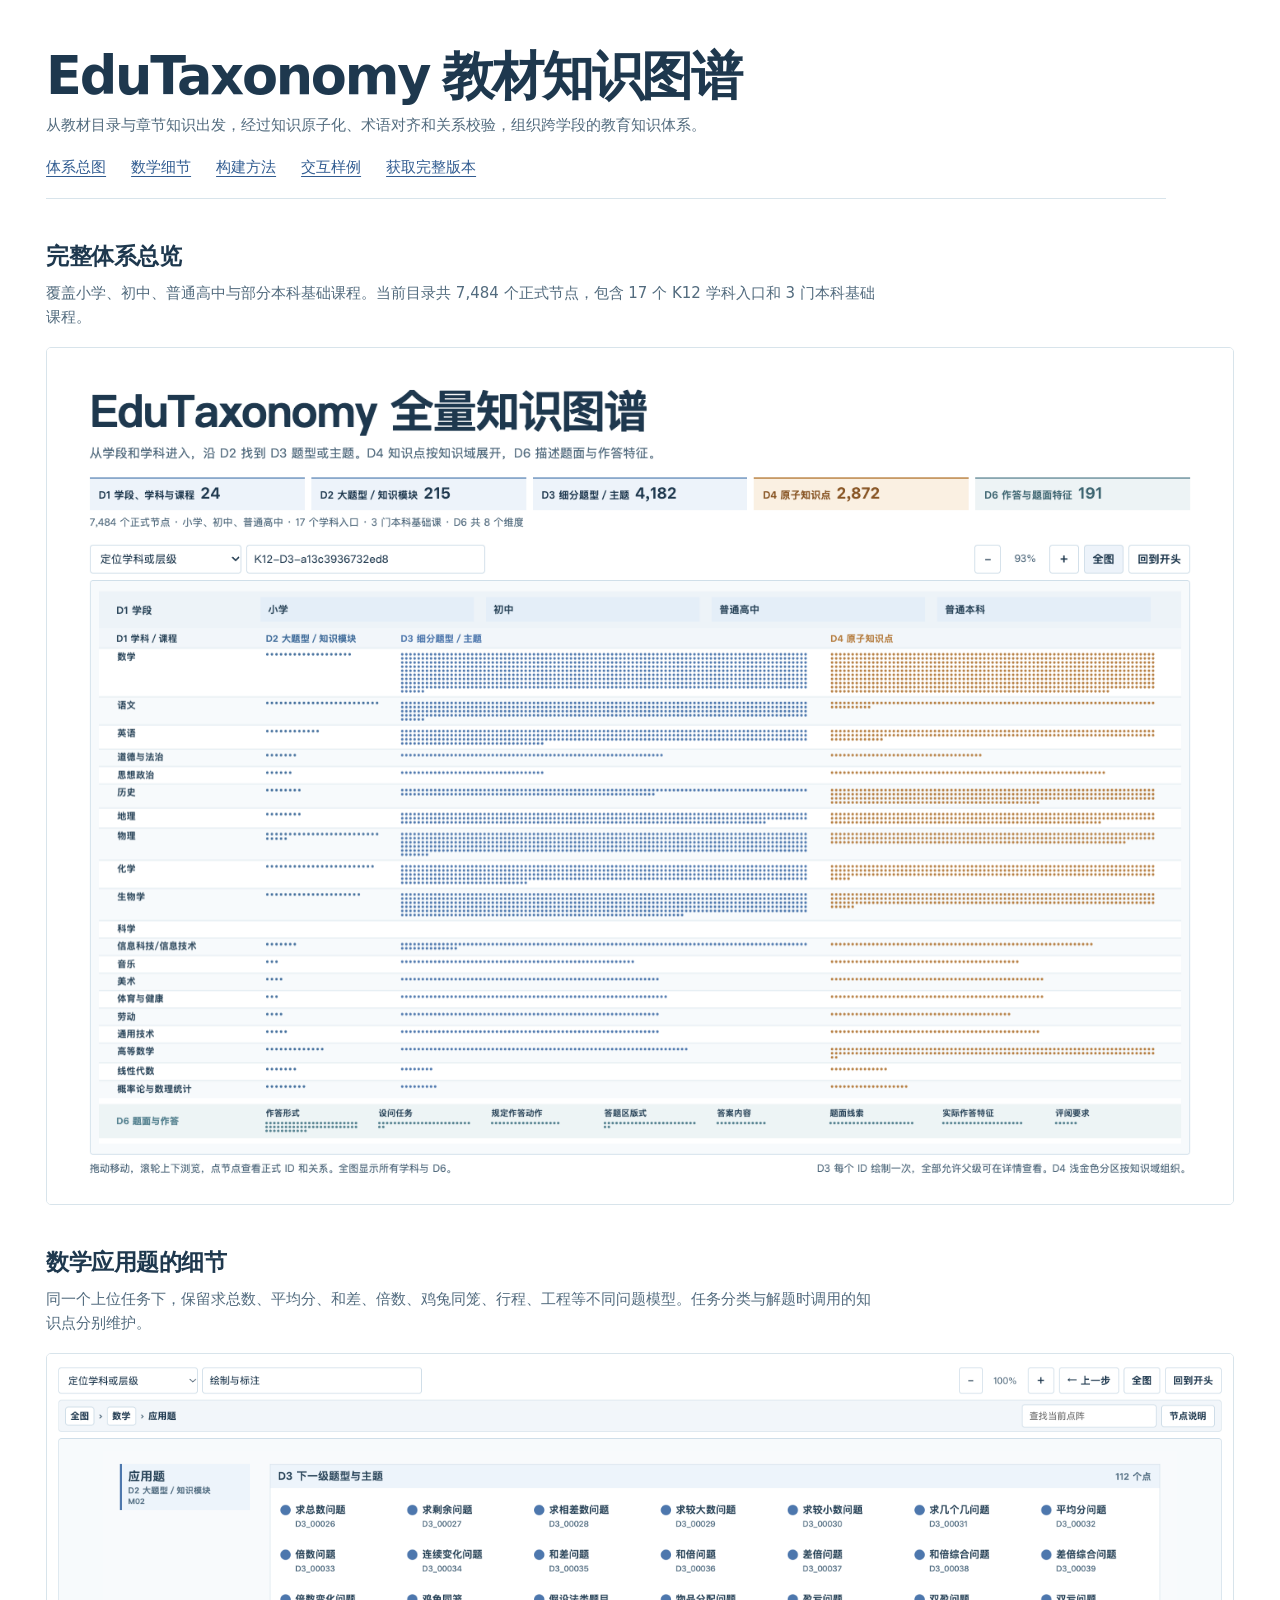
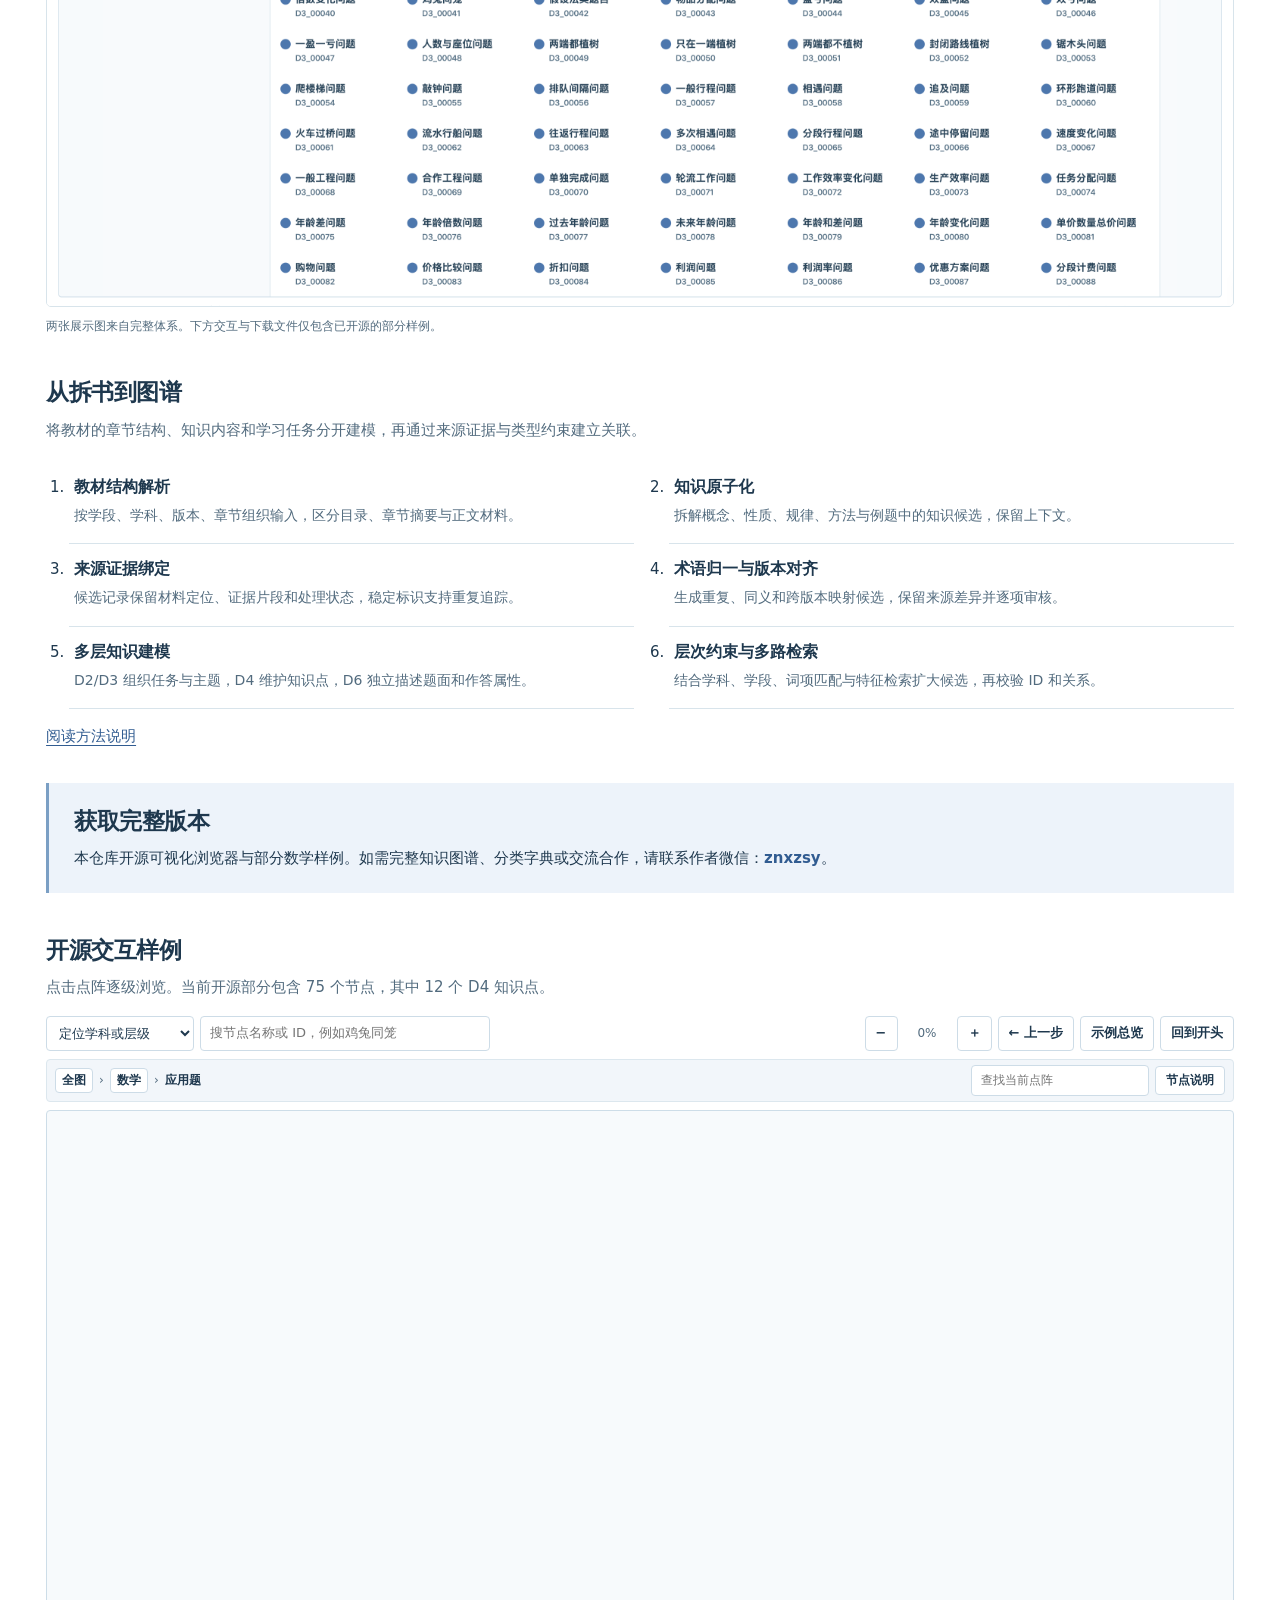
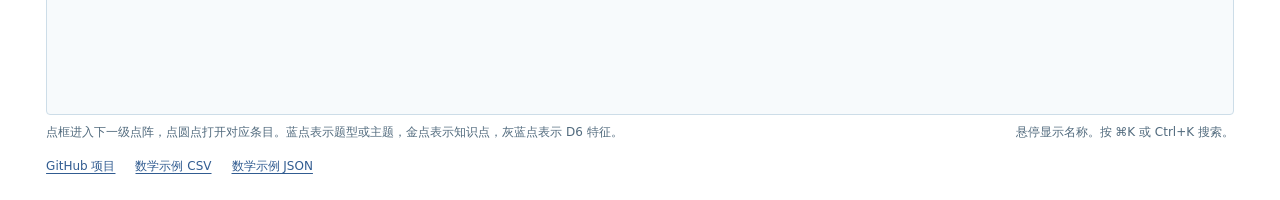
<file: index.html>
<!doctype html>
<html lang="zh-CN">
<head>
<meta charset="utf-8">
<meta name="viewport" content="width=device-width,initial-scale=1">
<meta name="description" content="从教材拆解、知识原子化与术语对齐到跨学段知识图谱。展示完整体系与数学细节，开源部分样例。">
<title>EduTaxonomy 教材知识图谱</title>
<style>
:root{color-scheme:light;--ink:#1e384e;--muted:#526b7e;--blue:#315c91;--blue-bg:#edf3fa;--sand:#faf0e2;--amber:#885524;--teal:#3c6470;--slate:#edf3f5;--line:#d8e4eb;--panel:#f7fafc}
*{box-sizing:border-box}
body{margin:0;background:#fff;color:var(--ink);font:15px/1.55 Inter,"PingFang SC","Microsoft YaHei","Noto Sans CJK SC",system-ui,sans-serif}
main{max-width:1640px;margin:auto;padding:clamp(20px,3.6vw,46px) clamp(14px,3.6vw,52px) 24px}
h1,h2,h3,p{margin:0}h1{font-size:clamp(30px,4.1vw,54px);line-height:1.14;letter-spacing:-.042em}h2{font-size:17px}h3{font-size:13px}
.lead{margin-top:8px;max-width:84ch;color:var(--muted)}
.facts{display:grid;grid-template-columns:repeat(5,minmax(0,1fr));gap:8px;margin:18px 0 6px}
.fact{border-top:2px solid #89a8cb;background:var(--blue-bg);padding:7px 11px 8px}
.fact:nth-child(4){border-color:#c79965;background:var(--sand);color:var(--amber)}
.fact:last-child{border-color:#88a6b0;background:var(--slate);color:var(--teal)}
.fact strong{font-size:19px;font-variant-numeric:tabular-nums;color:inherit;margin-left:7px;line-height:1}
.fact span{font-size:12px;font-weight:680}
.scope-line{color:var(--muted);font-size:12px}
.tools{display:flex;align-items:center;gap:8px;flex-wrap:wrap;justify-content:space-between;margin:17px 0 8px}
.locate,.nav{display:flex;align-items:center;gap:6px;flex-wrap:wrap}
button,input,select{font:inherit;color:var(--ink)}
button,input,select{min-height:35px;background:white;border:1px solid #cddce7;border-radius:4px}
button,select{cursor:pointer}
button{padding:4px 10px;white-space:nowrap;font-size:13px;font-weight:660}
button:hover{background:var(--blue-bg)}
button:disabled{opacity:.46;cursor:default;background:white}
button:focus-visible,input:focus-visible,select:focus-visible,canvas:focus-visible{outline:2px solid var(--blue);outline-offset:2px}
select{font-size:13px;padding:4px 27px 4px 8px;max-width:185px}
input{font-size:13px;padding:5px 9px;width:clamp(160px,24vw,290px)}
.search{position:relative}
.search-list{position:absolute;left:0;top:calc(100% + 4px);z-index:4;width:min(345px,83vw);max-height:285px;overflow:auto;background:#fff;border:1px solid #cddce7;box-shadow:0 8px 24px #1e384e22;border-radius:4px}
.search-list button{width:100%;text-align:left;border:0;border-bottom:1px solid #edf2f6;border-radius:0;white-space:normal}
.search-list button[aria-selected="true"]{background:#e8f1fa;color:#214b72}
.search-list small{display:block;font-weight:400;color:var(--muted);font-size:11px}
.search-list p{padding:8px 10px;color:var(--muted);font-size:12px}
.scale{min-width:47px;display:inline-block;text-align:center;font-size:12px;color:var(--muted);font-variant-numeric:tabular-nums}
.graph{position:relative;margin:0;border:1px solid #cddde8;background:var(--panel);overflow:hidden;border-radius:4px}
.graph canvas{display:block;width:100%;height:clamp(470px,67vh,850px);touch-action:none;cursor:grab;outline-offset:-3px}
.graph canvas:active{cursor:grabbing}
.graph canvas.can-select{cursor:pointer}
.detail{position:absolute;z-index:2;right:12px;bottom:12px;width:min(365px,calc(100% - 24px));max-height:77%;overflow:auto;background:#fff;border:1px solid #cddde8;border-top:3px solid #6e96c0;padding:13px 15px;box-shadow:0 7px 25px #22425826;border-radius:4px}
.detail[data-level="D4"]{border-top-color:#c49358}.detail[data-level="D6"]{border-top-color:#668d97}
.detail-top{display:flex;justify-content:space-between;gap:8px;align-items:start}.detail-top button{min-height:29px;padding:2px 8px}
.detail-id{font-size:11px;color:var(--muted);margin:2px 0 7px;overflow-wrap:anywhere}
.detail-copy{font-size:12px;margin:7px 0;color:var(--muted)}
.relations{padding-top:6px;margin-top:7px;border-top:1px solid #e5edf2}
.relation-links{display:flex;gap:4px;flex-wrap:wrap;margin-top:4px}
.relation-links button{min-height:26px;font-size:11px;font-weight:570;padding:2px 5px;text-align:left;white-space:normal}
.relation-more{font-size:11px;color:var(--muted);margin-top:4px}
.tooltip{position:absolute;z-index:1;pointer-events:none;background:#244861;color:white;border-radius:4px;padding:4px 7px;max-width:300px;font-size:11px;box-shadow:0 2px 8px #1e384e26}
.minimap{position:absolute;z-index:2;top:10px;right:10px;width:118px;background:#fff;border:1px solid #cddde8;border-radius:4px;box-shadow:0 5px 15px #24486116}
.minimap p{font-weight:680;font-size:11px;padding:3px 8px;color:var(--muted);border-bottom:1px solid #e8eef3}
.graph .minimap canvas{width:116px;height:139px;cursor:crosshair}
.branch-bar{display:flex;justify-content:space-between;align-items:center;gap:8px;flex-wrap:wrap;margin-bottom:8px;padding:5px 8px;background:#f2f6fa;border:1px solid #dce7ee;border-radius:4px}
.branch-nav{display:flex;gap:6px;align-items:center;flex-wrap:wrap}.branch-nav input,.branch-nav button{min-height:29px;font-size:12px}
.branch-nav input{width:178px}
.trail{display:flex;align-items:center;gap:6px;flex-wrap:wrap;font-size:12px;color:var(--muted)}
.trail button{min-height:25px;padding:2px 6px;font-size:12px}.trail strong{color:var(--ink);font-weight:690}
.graph-note{display:flex;justify-content:space-between;gap:6px 14px;flex-wrap:wrap;color:var(--muted);font-size:12px;margin-top:8px}
[hidden]{display:none!important}
@media(max-width:680px){.facts{grid-template-columns:repeat(3,1fr);gap:5px}.fact{padding:5px 7px}.fact span{display:block;font-size:11px}.fact strong{margin-left:0}.lead{font-size:13px}.tools{margin-top:12px}.graph canvas{height:535px}.graph-note{font-size:11px}.detail{max-height:65%}.minimap{width:90px;right:6px;top:6px}.graph .minimap canvas{width:88px;height:101px}.branch-nav input{width:137px}}
@media print{.tools,.detail,.tooltip,.minimap{display:none!important}.graph canvas{height:650px}body{print-color-adjust:exact;-webkit-print-color-adjust:exact}}
.project-links{display:flex;flex-wrap:wrap;gap:9px 20px;margin-top:16px;font-size:12px}.project-links a{color:var(--blue);text-underline-offset:3px}


html{scroll-behavior:smooth;scroll-padding-top:22px}
.project-header{max-width:1120px}.title-cn{display:inline-block;margin-left:.25em}.section-nav{display:flex;gap:12px 25px;flex-wrap:wrap;margin-top:19px;padding-bottom:19px;border-bottom:1px solid var(--line)}
.section-nav a,.presentation-section a{color:var(--blue);text-underline-offset:4px}
.presentation-section{margin-top:42px}.presentation-section h2,.contact-section h2{font-size:23px;line-height:1.35;letter-spacing:-.02em}
.section-copy{max-width:88ch;margin:10px 0 18px;color:var(--muted)}
.figure-link{display:block;border:1px solid var(--line);background:#fff;overflow:hidden;border-radius:5px}
.figure-link img{display:block;width:100%;height:auto}.figure-caption{color:var(--muted);font-size:12px;margin-top:10px}
.method-flow{display:grid;grid-template-columns:repeat(2,minmax(0,1fr));gap:0 35px;padding-left:23px;margin:20px 0 16px}
.method-flow li{padding:13px 6px 17px 5px;border-bottom:1px solid var(--line)}
.method-flow strong{display:block;font-size:16px;margin-bottom:5px}.method-flow span{display:block;color:var(--muted);font-size:14px;max-width:55ch}
.contact-section{margin-top:35px;padding:23px 25px;background:var(--blue-bg);border-left:3px solid #7b9fc4}
.contact-section p{margin-top:9px;max-width:95ch}.contact-section strong{color:var(--blue)}
.demo-intro{margin-bottom:0}.demo-intro .section-copy{margin-bottom:0}
@media(max-width:650px){.title-cn{display:block;margin:4px 0 0}.method-flow{grid-template-columns:1fr}.presentation-section{margin-top:30px}.contact-section{padding:18px}.section-nav{gap:9px 18px}.presentation-section h2,.contact-section h2{font-size:20px}}
@media(prefers-reduced-motion:reduce){html{scroll-behavior:auto}}
</style>
</head>
<body>
<main>
  <header class="project-header">
    <h1>EduTaxonomy<span class="title-cn">教材知识图谱</span></h1>
    <p class="lead">从教材目录与章节知识出发，经过知识原子化、术语对齐和关系校验，组织跨学段的教育知识体系。</p>
    <nav class="section-nav" aria-label="项目导航"><a href="#system-overview">体系总图</a><a href="#math-detail">数学细节</a><a href="#method">构建方法</a><a href="#demo">交互样例</a><a href="#contact">获取完整版本</a></nav>
  </header>
  <section id="system-overview" class="presentation-section">
    <h2>完整体系总览</h2>
    <p class="section-copy">覆盖小学、初中、普通高中与部分本科基础课程。当前目录共 7,484 个正式节点，包含 17 个 K12 学科入口和 3 门本科基础课程。</p>
    <a class="figure-link" href="assets/overview.png" aria-label="放大完整体系总图"><img src="assets/overview.png" alt="完整 EduTaxonomy 图谱总览：D1、D2、D3、D4、D6 和各学科节点分布" width="1440" height="1040"></a>
  </section>
  <section id="math-detail" class="presentation-section">
    <h2>数学应用题的细节</h2>
    <p class="section-copy">同一个上位任务下，保留求总数、平均分、和差、倍数、鸡兔同笼、行程、工程等不同问题模型。任务分类与解题时调用的知识点分别维护。</p>
    <a class="figure-link" href="assets/math.png" aria-label="放大数学应用题细节图"><img src="assets/math.png" alt="完整版本中的数学应用题细节图，展示下级题型、主题名称与标签 ID" width="3132" height="1458" loading="lazy"></a>
    <p class="figure-caption">两张展示图来自完整体系。下方交互与下载文件仅包含已开源的部分样例。</p>
  </section>
  <section id="method" class="presentation-section">
    <h2>从拆书到图谱</h2>
    <p class="section-copy">将教材的章节结构、知识内容和学习任务分开建模，再通过来源证据与类型约束建立关联。</p>
    <ol class="method-flow">
      <li><strong>教材结构解析</strong><span>按学段、学科、版本、章节组织输入，区分目录、章节摘要与正文材料。</span></li>
      <li><strong>知识原子化</strong><span>拆解概念、性质、规律、方法与例题中的知识候选，保留上下文。</span></li>
      <li><strong>来源证据绑定</strong><span>候选记录保留材料定位、证据片段和处理状态，稳定标识支持重复追踪。</span></li>
      <li><strong>术语归一与版本对齐</strong><span>生成重复、同义和跨版本映射候选，保留来源差异并逐项审核。</span></li>
      <li><strong>多层知识建模</strong><span>D2/D3 组织任务与主题，D4 维护知识点，D6 独立描述题面和作答属性。</span></li>
      <li><strong>层次约束与多路检索</strong><span>结合学科、学段、词项匹配与特征检索扩大候选，再校验 ID 和关系。</span></li>
    </ol>
    <p class="section-copy"><a href="https://github.com/znxzsy/EduTaxonomy/blob/main/docs/methodology.md">阅读方法说明</a></p>
  </section>
  <section id="contact" class="contact-section">
    <h2>获取完整版本</h2>
    <p>本仓库开源可视化浏览器与部分数学样例。如需完整知识图谱、分类字典或交流合作，请联系作者微信：<strong>znxzsy</strong>。</p>
  </section>
  <section id="demo" class="presentation-section demo-intro">
    <h2>开源交互样例</h2>
    <p class="section-copy">点击点阵逐级浏览。当前开源部分包含 75 个节点，其中 12 个 D4 知识点。</p>
  </section>
  <div class="tools" role="group" aria-label="图谱操作">
    <div class="locate">
      <select id="jump" aria-label="定位学段、学科或 D6"><option value="">定位学科或层级</option></select>
      <div class="search">
        <input id="query" type="search" role="combobox" placeholder="搜节点名称或 ID，例如鸡兔同笼" aria-label="搜索正式节点" autocomplete="off" aria-autocomplete="list" aria-controls="matches" aria-expanded="false">
        <div class="search-list" id="matches" role="listbox" aria-label="搜索结果" hidden></div>
      </div>
    </div>
    <div class="nav">
      <button id="minus" type="button" aria-label="缩小">−</button><output id="scale" class="scale" aria-label="当前缩放"></output><button id="plus" type="button" aria-label="放大">＋</button>
      <button id="back" type="button" disabled>← 上一步</button><button id="overview" type="button">示例总览</button><button id="start" type="button">回到开头</button>
    </div>
  </div>
  <div class="branch-bar" id="branch-bar" hidden>
    <nav id="trail" class="trail" aria-label="浏览路径"></nav>
    <div class="branch-nav"><input id="branch-query" type="search" autocomplete="off" placeholder="查找当前点阵" aria-label="查找当前点阵"><button id="node-info" type="button" aria-expanded="false" aria-controls="detail">节点说明</button></div>
  </div>
  <figure class="graph" id="graph" aria-label="可缩放的数学示例图谱">
    <canvas id="surface" tabindex="0" aria-label="分类图。方向键移动，正负键缩放。可使用搜索以键盘打开节点。"></canvas>
    <div id="tooltip" class="tooltip" hidden></div>
    <div class="minimap" id="minimap" hidden><p>图中位置</p><canvas id="mini" tabindex="0" aria-label="小地图。点击、拖动或按上下键定位。"></canvas></div>
    <aside id="detail" class="detail" aria-label="节点详情" aria-live="polite" hidden>
      <div class="detail-top"><h2 id="node-name"></h2><button id="close" type="button">关闭</button></div>
      <div id="node-data"></div>
    </aside>
  </figure>
  <div class="graph-note"><span>点框进入下一级点阵，点圆点打开对应条目。蓝点表示题型或主题，金点表示知识点，灰蓝点表示 D6 特征。</span><span>悬停显示名称。按 ⌘K 或 Ctrl+K 搜索。</span></div>
<nav class="project-links" aria-label="项目资源"><a href="https://github.com/znxzsy/EduTaxonomy">GitHub 项目</a><a href="examples/math-nodes.csv" download>数学示例 CSV</a><a href="examples/math-taxonomy.json" download>数学示例 JSON</a></nav>
</main>
<script id="data" type="application/json">{"D1-PRI":["D1","小学","学段",[],"一年级至六年级",""],"D1-JUN":["D1","初中","学段",[],"七年级至九年级",""],"D1-SEN":["D1","普通高中","学段",[],"必修、选择性必修、选修",""],"D1-MATH":["D1","数学","学科",["D1-PRI","D1-JUN","D1-SEN"],"小学｜初中｜普通高中","按学习任务和问题模型建立分类。"],"M01":["D2","计算题","D1-MATH",["小学","初中"],"学习任务","纯计算，不需要理解复杂实际情境，直接进行数学运算。","口算、整数/小数/分数计算、竖式、脱式、简便计算、估算"],"M02":["D2","应用题","D1-MATH",["小学","初中"],"学习任务","根据文字情境或实际数量关系解决问题；经典问题模型保持独立细分。","基础数量关系、和差倍、鸡兔同笼、植树、行程、工程、年龄、经济消费、比例、浓度、几何测量等"],"M03":["D2","几何题","D1-MATH",["小学","初中","普通高中"],"学习任务","围绕图形认识、性质、度量和几何关系进行观察、计算或判断。","平面图形、角线段、周长、面积、组合图形、立体图形、表面积、体积、图形变换、位置方向、几何综合"],"D3_00001":["D3","10以内加减法","D1-MATH",["小学"],["M01"],"按计算内容","10以内加法、减法"],"D3_00002":["D3","20以内加减法","D1-MATH",["小学"],["M01"],"按计算内容","进位加法、退位减法"],"D3_00003":["D3","100以内加减法","D1-MATH",["小学"],["M01"],"按计算内容","两位数加减法"],"D3_00004":["D3","多位数加减法","D1-MATH",["小学"],["M01"],"按计算内容","多位数加减、连续进退位"],"D3_00005":["D3","整数乘法","D1-MATH",["小学"],["M01"],"按计算内容","表内乘法、多位数乘法"],"D3_00006":["D3","整数除法","D1-MATH",["小学"],["M01"],"按计算内容","表内除法、多位数除法"],"D3_00007":["D3","小数加减法","D1-MATH",["小学"],["M01"],"按计算内容","小数加法、小数减法"],"D3_00008":["D3","小数乘除法","D1-MATH",["小学"],["M01"],"按计算内容","小数乘法、小数除法"],"D3_00026":["D3","求总数问题","D1-MATH",["小学"],["M02"],"基础数量关系","部分量加部分量"],"D3_00027":["D3","求剩余问题","D1-MATH",["小学"],["M02"],"基础数量关系","总量减去已知部分"],"D3_00028":["D3","求相差数问题","D1-MATH",["小学"],["M02"],"基础数量关系","大数减小数"],"D3_00029":["D3","求较大数问题","D1-MATH",["小学"],["M02"],"基础数量关系","已知较小数和相差数"],"D3_00030":["D3","求较小数问题","D1-MATH",["小学"],["M02"],"基础数量关系","已知较大数和相差数"],"D3_00031":["D3","求几个几问题","D1-MATH",["小学"],["M02"],"基础数量关系","每份数量与份数"],"D3_00032":["D3","平均分问题","D1-MATH",["小学"],["M02"],"基础数量关系","总量平均分成若干份"],"D3_00033":["D3","倍数问题","D1-MATH",["小学"],["M02"],"基础数量关系","一个量是另一个量的几倍"],"D3_00034":["D3","连续变化问题","D1-MATH",["小学"],["M02"],"基础数量关系","数量经过增加、减少后的变化"],"D3_00035":["D3","和差问题","D1-MATH",["小学"],["M02"],"和差倍问题","已知两个数的和与差"],"D3_00036":["D3","和倍问题","D1-MATH",["小学"],["M02"],"和差倍问题","已知两个数的和与倍数关系"],"D3_00037":["D3","差倍问题","D1-MATH",["小学"],["M02"],"和差倍问题","已知两个数的差与倍数关系"],"D3_00038":["D3","和倍综合问题","D1-MATH",["小学"],["M02"],"和差倍问题","多个数量之间的和与倍数关系"],"D3_00039":["D3","差倍综合问题","D1-MATH",["小学"],["M02"],"和差倍问题","多个数量之间的差与倍数关系"],"D3_00040":["D3","倍数变化问题","D1-MATH",["小学"],["M02"],"和差倍问题","数量变化前后的倍数关系"],"D3_00041":["D3","鸡兔同笼","D1-MATH",["小学"],["M02"],"分配与经典数量模型","头数、脚数及不同对象数量"],"D3_00042":["D3","假设法类题目","D1-MATH",["小学"],["M02"],"分配与经典数量模型","假设一种情况再调整；方法本身通常作为解题策略属性"],"D3_00043":["D3","物品分配问题","D1-MATH",["小学"],["M02"],"分配与经典数量模型","按不同数量或规则分配物品"],"D3_00044":["D3","盈亏问题","D1-MATH",["小学"],["M02"],"分配与经典数量模型","分配后出现不足或有余"],"D3_00045":["D3","双盈问题","D1-MATH",["小学"],["M02"],"分配与经典数量模型","两种分配方式均有剩余"],"D3_00046":["D3","双亏问题","D1-MATH",["小学"],["M02"],"分配与经典数量模型","两种分配方式均不足"],"D3_00047":["D3","一盈一亏问题","D1-MATH",["小学"],["M02"],"分配与经典数量模型","一种分配有余，另一种不足"],"D3_00048":["D3","人数与座位问题","D1-MATH",["小学"],["M02"],"分配与经典数量模型","人数、座位及空余数量关系"],"D3_00049":["D3","两端都植树","D1-MATH",["小学"],["M02"],"植树与间隔问题","棵数与间隔数"],"D3_00126":["D3","线段认识","D1-MATH",["小学"],["M03"],"平面图形认识",""],"D3_00127":["D3","直线与射线","D1-MATH",["小学"],["M03"],"平面图形认识",""],"D3_00128":["D3","角的认识","D1-MATH",["小学"],["M03"],"平面图形认识",""],"D3_00129":["D3","三角形认识","D1-MATH",["小学"],["M03"],"平面图形认识",""],"D3_00130":["D3","四边形认识","D1-MATH",["小学"],["M03"],"平面图形认识",""],"D3_00131":["D3","长方形认识","D1-MATH",["小学"],["M03"],"平面图形认识",""],"D3_00132":["D3","正方形认识","D1-MATH",["小学"],["M03"],"平面图形认识",""],"D3_00133":["D3","平行四边形认识","D1-MATH",["小学"],["M03"],"平面图形认识",""],"D4_00001":["D4","自然数","D1-MATH",["小学"],["数与运算·整数与数的认识"],[],"",[],[]],"D4_00002":["D4","整数","D1-MATH",["小学"],["数与运算·整数与数的认识"],[],"",[],[]],"D4_00003":["D4","数位与位值","D1-MATH",["小学"],["数与运算·整数与数的认识"],[],"",[],[]],"D4_00004":["D4","数的组成","D1-MATH",["小学"],["数与运算·整数与数的认识"],[],"",[],[]],"D4_00010":["D4","小数的意义","D1-MATH",["小学"],["数与运算·小数","数与代数／数与运算"],[],"",[],[]],"D4_00012":["D4","小数的性质","D1-MATH",["小学"],["数与运算·小数","数与代数／数与运算"],[],"",[],[]],"D4_00015":["D4","分数的意义","D1-MATH",["小学"],["数与运算·分数","数与代数／数量关系"],[],"",[],[]],"D4_00021":["D4","整数加减乘除","D1-MATH",["小学"],["数与运算·数的运算"],[],"",[],[]],"D4_00022":["D4","小数四则运算","D1-MATH",["小学"],["数与运算·数的运算"],[],"",[],[]],"D4_00098":["D4","矩形","D1-MATH",["小学","初中"],["图形与几何·平面几何基础","图形与几何／图形认识与性质"],[],"",[],[]],"D4_00100":["D4","正方形","D1-MATH",["小学","初中"],["图形与几何·平面几何基础","图形与几何／图形认识与性质"],[],"",[],[]],"D4M-9ac43934c2667d0b":["D4","角的认识","D1-MATH",["小学"],["图形与几何／图形认识与性质"],["D3_00128"],"",[],[]],"D6_004":["D6","填空题","作答形式","","主项单选，可加独立输出","自行填写答案、文字、符号或式子；填答位置清晰时可取最具体的子项。","在指定空位写出答案","可并标横线、圆框、田字格等版式。补证明空缺用 D6_036，设问任务同时取 D6_109。"],"D6_025":["D6","绘图/填图题","作答形式","","主项单选，可加独立输出","在已有图中标注、补充或绘制内容","在图中补画对称部分",""],"D6_105":["D6","计算或求解","设问任务","","可多选","列式、运算、求未知量或表达式","求 x 的值；直接写得数",""],"D6_110":["D6","绘制与标注","设问任务","","可多选","制图、补绘或按要求标示位置","在数轴上标出−2",""],"D6_201":["D6","写或填","规定作答动作","","可多选","填写字词、数值、字母、符号、式子或文本","在横线上写出选项字母",""],"D6_210":["D6","画图或补绘","规定作答动作","","可多选","生成或补充线段、图形、图像及示意图","补画轴对称图形的另一半",""],"D6_302":["D6","括号空","答题区版式","","可多选","用圆括号承接输入内容或选项字母","（  ）里填合适的词",""],"D6_315":["D6","坐标网格","答题区版式","","可多选","作答应写画在给定坐标轴或网格内","在平面直角坐标系内描点",""],"D6_702":["D6","数值或数量","答案内容","","可多选","预期填写整数、小数、分数、百分数或测量值","把总吨数写在横线上",""],"D6_713":["D6","图形、线条或可视标记","答案内容","","可多选","预期输出图形、涂色区域、线条或图示中明确的标记","把缺少的线段画出来",""],"D6_403":["D6","几何或结构示意图","题面线索","","可多选","给定几何关系、器件结构、实验装置或过程图","根据平面图找对应点",""],"D6_420":["D6","独立答题位置数","题面线索","","非负整数或空值","整数。每个可独立填写或标记的目标计 1；多个选项构成同一个选择位置；没有专设位置为 0；裁切无法计数留空","四个选项共用一个答题括号计 1",""],"D6_501":["D6","实写短答案","实际作答特征","","可多选，基于已作答图","可见手写字词、字母、数值或短答案","空里写有“北京”",""],"D6_521":["D6","作答无法观测","实际作答特征","","可多选，基于已作答图","缺少学生作答图、作答区域裁切或成像不足，本组单独使用","只有印刷题面，未取得作答图","无法观测和可见未作答分别用 D6_521、D6_520。"],"D6_601":["D6","核对选项、单一值或固定集合","评阅要求","","可多选，有证据才标","有明确封闭作答范围，需核对标记、值或所选集合","选择题；给固定商与余数",""],"D6_603":["D6","检查过程或证明链","评阅要求","","可多选，有证据才标","题面要求列式、步骤、依据、推导或证明","判断证明是否有效并写出依据",""]}</script>
<script>
const records = JSON.parse(document.getElementById("data").textContent);
const $ = id => document.getElementById(id);
const canvas = $("surface"), ctx = canvas.getContext("2d");
const worldWidth = 1420, fields = {D1: "学段／学科／课程", D2: "大题型／知识模块", D3: "细分题型／主题", D4: "原子知识点", D6: "题面与作答特征"};
const font = 'Inter, "PingFang SC", "Microsoft YaHei", system-ui, sans-serif';
const nums = value => value.toLocaleString("zh-CN");
const nodes = new Map(Object.entries(records).map(([id,r])=>[id,{id,r,level:r[0],name:r[1]}]));
const distinct = values => [...new Set(values.filter(Boolean))];
function group(items, key){
  const map = new Map();
  for (const item of items){
    const value = key(item);
    if (!map.has(value)) map.set(value,[]);
    map.get(value).push(item);
  }
  return map;
}
const byLevel=group(nodes.values(),n=>n.level);
const entrances=byLevel.get("D1").filter(n=>n.r[2]!=="学段");
const stages=byLevel.get("D1").filter(n=>n.r[2]==="学段");
const byEntrance = Object.fromEntries(["D2","D3","D4"].map(level=>[level,group(byLevel.get(level),n=>n.r[2])]));
const d3Primary = group(byLevel.get("D3"),n=>n.r[4][0]);
const facets = group(byLevel.get("D6"),n=>n.r[2]);
const D3byParent=group(byLevel.get("D3").flatMap(n=>n.r[4].map(id=>[id,n])),r=>r[0]);
const D4byTopic=group(byLevel.get("D4").flatMap(n=>n.r[5].map(id=>[id,n])),r=>r[0]);
const successor=group(byLevel.get("D4").flatMap(n=>n.r[7].map(id=>[id,n])),r=>r[0]);
const d6Children = group(byLevel.get("D6"),n=>n.r[3]);
const stageChildren=group(entrances.flatMap(n=>n.r[3].map(id=>[id,n])),r=>r[0]);

const box = (node,x,y,w,h) => Object.assign(node,{x:x+w/2,y:y+h/2,w,h});
const bands = [];
const levelCols = {left:23, taxonomy:221, knowledge:939, right:1396};
const dotsPer = width => Math.max(1,Math.floor((width-17)/10.5));
function putDots(items, x, y, width){
  const per = dotsPer(width);
  items.forEach((node,i)=>Object.assign(node,{x:x+12+i%per*10.5,y:y+Math.floor(i/per)*11,w:0,h:0}));
}
function pack(inputs,x,y,width,columns){
  const gap=9, colWidth=(width-gap*(columns-1))/columns, laneY=Array(columns).fill(y);
  const tiles=[];
  for (const tile of inputs){
    const i=laneY.indexOf(Math.min(...laneY)), h=32+Math.ceil(tile.dots.length/dotsPer(colWidth))*11;
    const tx=x+(colWidth+gap)*i, ty=laneY[i];
    if(tile.node) box(tile.node,tx,ty,colWidth,24);
    putDots(tile.dots,tx,ty+30,colWidth);
    tiles.push({...tile,x:tx,y:ty,w:colWidth,h});
    laneY[i]=ty+h+gap;
  }
  return {tiles,end:Math.max(...laneY)};
}
stages.forEach((stage,i)=>box(stage,221+i*293,14,278,48));
let height=112;
for(const entry of entrances){
  const [m,t,k]=["D2","D3","D4"].map(level=>byEntrance[level].get(entry.id)||[]);
  const taxonomy=pack(m.map(node=>({node,title:node.name,dots:d3Primary.get(node.id)||[],kind:"taxonomy"})),221,height+18,687,3);
  const domains=group(k,node=>node.r[4][0]||"未标注知识域");
  const knowledge=pack([...domains].sort((a,b)=>b[1].length-a[1].length).map(([title,dots])=>({title,dots,kind:"knowledge"})),939,height+18,457,2);
  const h=Math.max(110,taxonomy.end-height+11,knowledge.end-height+11);
  box(entry,23,height+20,167,65);
  bands.push({entry,y:height,h,tiles:[...taxonomy.tiles,...knowledge.tiles],m:m.length,t:t.length,k:k.length});
  height+=h;
}
const d6Top=height+19;
const featureLayout=pack([...facets].map(([title,dots])=>({title,dots,kind:"features"})),221,d6Top+25,1175,4);
bands.push({entry:null,y:d6Top,h:featureLayout.end-d6Top+15,tiles:featureLayout.tiles});
height=bands.at(-1).y+bands.at(-1).h+18;
if([...nodes.values()].some(n=>!Number.isFinite(n.x)||!Number.isFinite(n.y))){
  throw new Error("字典中存在未绘制的节点");
}
function folder(id,name,level,owner,children){
  return {id,name,level,owner,children,isFolder:true};
}
const facetFolders=[...facets].map(([name,items],i)=>folder("VIEW-D6-"+i,name,"D6","VIEW-D6",items));
const d6Folder=folder("VIEW-D6","D6 题面与作答特征","D6","",facetFolders);
const domainsBySubject=new Map(entrances.map(entry=>[
  entry.id,[...group(byEntrance.D4.get(entry.id)||[],n=>n.r[4][0]||"未标注知识域")]
    .sort((a,b)=>b[1].length-a[1].length)
    .map(([name,items],i)=>folder(entry.id+"-DOMAIN-"+i,name,"D4",entry.id,items)),
]));
const allByID=new Map([...nodes,...[d6Folder,...facetFolders,...[...domainsBySubject.values()].flat()].map(node=>[node.id,node])]);
for(const band of bands){
  const folders=band.entry?domainsBySubject.get(band.entry.id):facetFolders;
  for(const tile of band.tiles)if(!tile.node)tile.folder=folders.find(folder=>folder.name===tile.title);
}
const expandRows = rows => (rows||[]).map(([,n])=>n.id);
function relations(node){
  const {level,r,id}=node;
  if(node.isFolder){
    const childLabel=node===d6Folder?"D6 八个维度":level==="D4"?"D4 知识点":"D6 作答标签";
    return [[childLabel,node.children.map(peer=>peer.id)],["所属分组",node.owner?[node.owner]:[]]];
  }
  if(level==="D1")return r[2]==="学段"
    ? [["适用学科或课程",expandRows(stageChildren.get(id))]]
    : [["适用学段",r[3]],["D2 模块", (byEntrance.D2.get(id)||[]).map(n=>n.id)],["D4 知识点", (byEntrance.D4.get(id)||[]).map(n=>n.id)]];
  if(level==="D2")return [["所属学科或课程",[r[2]]],["D3 题型或主题",expandRows(D3byParent.get(id))]];
  if(level==="D3")return [["允许的 D2 父级",r[4]],["关联的 D4 知识点",expandRows(D4byTopic.get(id))]];
  if(level==="D4")return [["所属学科或课程",[r[2]]],["关联的 D3",r[5]],["前置知识点",r[7]],["后续知识点",expandRows(successor.get(id))],["关联知识点",r[8]]];
  return [["父级标签",r[3]?[r[3]]:[]],["细分标签",(d6Children.get(id)||[]).map(n=>n.id)]];
}
function describe(node){
  const {level,r}=node;
  if(node.isFolder)return [level==="D4"?"D4 知识域":"D6 作答分类"];
  if(level==="D1")return [r[4],r[5]];
  if(level==="D2")return [r[3].join(" · "),r[4],r[5],r[6]];
  if(level==="D3")return [r[3].join(" · "),r[6]];
  if(level==="D4")return [r[3].join(" · "),r[4].join(" · "),r[6]];
  return [r[2],r[4],r[5],r[6],r[7]];
}
let width=0, viewHeight=0, scale=1, ox=0, oy=0, frame=0, active=null, hovered=null, fit=1;
let branch=null, stageScope="", trail=[];
const steps=[];
const pixel=()=>Math.min(window.devicePixelRatio||1,2);
const minScale=()=>branch?Math.min(1,width/branch.w)*.75:Math.min(fit,width/worldWidth)*.74;
function clamp(){
  const sw=(branch?.w||worldWidth)*scale, sh=(branch?.h||height)*scale;
  ox=sw>width?Math.max(width-sw-20,Math.min(20,ox)):(width-sw)/2;
  oy=sh>viewHeight?Math.max(viewHeight-sh-15,Math.min(15,oy)):branch?0:Math.max(0,(viewHeight-sh)/2);
}
function schedule(){if(!frame)frame=requestAnimationFrame(draw);}
function reset(){
  scale=fit;ox=0;oy=0;clamp();schedule();
}
function resize(){
  const oldHeight=viewHeight, oldWidth=width, oldFit=fit, dpr=pixel();
  width=canvas.clientWidth;viewHeight=canvas.clientHeight;
  canvas.width=Math.round(width*dpr);canvas.height=Math.round(viewHeight*dpr);
  fit=Math.max(.61,width/worldWidth);
  if(branch){showBranch(active);return;}
  if(!oldHeight)reset();
  else {
    const cx=(oldWidth/2-ox)/scale,cy=(oldHeight/2-oy)/scale;
    if(Math.abs(scale-oldFit)<.015)scale=fit;
    ox=width/2-cx*scale;oy=viewHeight/2-cy*scale;clamp();schedule();
  }
}
function zoom(factor,x=width/2,y=viewHeight/2){
  const next=Math.min(4.5,Math.max(minScale(),scale*factor));
  ox=x-(x-ox)*next/scale;oy=y-(y-oy)*next/scale;scale=next;clamp();schedule();
}
const colors={
  ink:"#294459", muted:"#557084", line:"#dce7ee", edge:"#a3b9ce",
  taxonomy:["#edf4fb","#f4f8fc","#4d77ad"], knowledge:["#fbf1e2","#fdf8ef","#b67e41"], features:["#eaf2f4","#f3f8f9","#588492"]
};
const levelColor={D1:"#335e8a",D2:"#426e9c",D3:"#4d77ad",D4:"#b67e41",D6:"#588492"};
function rect(x,y,w,h,color){ctx.fillStyle=color;ctx.fillRect(x,y,w,h);}
function line(x,y,x2,y2,color,width=1){
  ctx.strokeStyle=color;ctx.lineWidth=width;ctx.beginPath();ctx.moveTo(x,y);ctx.lineTo(x2,y2);ctx.stroke();
}
function txt(value,x,y,size,color=colors.ink,weight=500,maxWidth,align="left"){
  ctx.textAlign=align;ctx.textBaseline="alphabetic";ctx.fillStyle=color;ctx.font=`${weight} ${size}px ${font}`;
  if(maxWidth && ctx.measureText(value).width>maxWidth){
    while(value.length>1 && ctx.measureText(value+"…").width>maxWidth)value=value.slice(0,-1);
    value+="…";
  }
  ctx.fillText(value,x,y);
}
const left=n=>n.x-n.w/2, nodeTop=n=>n.y-n.h/2;
function renderStage(n){
  const x=left(n),y=nodeTop(n);
  rect(x,y,n.w,n.h,"#eaf2fa");rect(x,y,3,n.h,"#759ac4");
  txt(n.name,x+12,y+21,15,colors.ink,720,n.w-24);
  txt(n.r[4],x+12,y+36,11,colors.muted,500,n.w-24);
}
function renderEntrance(band){
  const {entry,m,t,k}=band;
  const x=left(entry),y=nodeTop(entry), w=entry.w;
  rect(x,y,w,entry.h,"#edf3f9");rect(x,y,3,entry.h,"#7e9fbe");
  if(scale>.45){
    txt(entry.name,x+11,y+23,15,colors.ink,730,w-18);
    const scope=entry.r[3].map(id=>allByID.get(id).name.replace("普通","")).join("  ·  ");
    txt(scope,x+11,y+41,11,colors.muted,550,w-18);
    txt(m+t+k?`${m} / ${nums(t)} / ${nums(k)}`:"映射入口",x+11,y+56,10,colors.muted,550,w-18);
  }
  if(!m&&!k&&scale>.44)txt(entry.r[5]||"按学科映射",221,y+30,13,colors.muted,550,960);
}
function renderTile(tile, minY, maxY, minX, maxX){
  if(tile.y+tile.h<minY||tile.y>maxY||tile.x+tile.w<minX||tile.x>maxX)return;
  const [header,body,dotColor]=colors[tile.kind];
  rect(tile.x,tile.y,tile.w,tile.h,body);
  rect(tile.x,tile.y,tile.w,23,header);
  if(hovered&&(hovered===tile.node||hovered===tile.folder)){
    ctx.strokeStyle=dotColor;ctx.lineWidth=1.1;
    ctx.strokeRect(tile.x+.5,tile.y+.5,tile.w-1,tile.h-1);
  }
  if(scale>.43){
    const count=String(tile.dots.length);
    txt(tile.title,tile.x+9,tile.y+16,12,tile.kind==="knowledge"?"#79501f":colors.ink,660,tile.w-42);
    txt(count,tile.x+tile.w-8,tile.y+16,10,colors.muted,590,25,"right");
  }
  ctx.beginPath();ctx.fillStyle=dotColor;
  const radius=Math.max(2.55,.69/scale);
  for(const dot of tile.dots){
    if(dot.y<minY||dot.y>maxY||dot.x<minX||dot.x>maxX)continue;
    ctx.moveTo(dot.x+radius,dot.y);ctx.arc(dot.x,dot.y,radius,0,Math.PI*2);
  }
  ctx.fill();
}
function halo(node,color){
  ctx.strokeStyle=color;ctx.lineWidth=Math.max(1.2,1.7/scale);
  if(node.w){ctx.strokeRect(left(node)+.5,nodeTop(node)+.5,node.w-1,node.h-1);return;}
  ctx.beginPath();ctx.arc(node.x,node.y,Math.max(4.5,5.5/scale),0,Math.PI*2);ctx.stroke();
}
function drawRelations(){
  if(!active)return;
  halo(active,"#244966");
  if(!active.w&&scale>.65){
    ctx.font=`650 11px ${font}`;
    const w=Math.min(200,ctx.measureText(active.name).width+15);
    const x=Math.max(2,Math.min(active.x+8,worldWidth-w-3)), y=Math.max(2,active.y-25);
    rect(x,y,w,19,"#244966");
    txt(active.name,x+7,y+13,11,"#fff",650,w-12);
  }
}
function compactDot(point,radius=1.65){
  ctx.fillStyle=levelColor[point.node.level];
  ctx.beginPath();ctx.arc(point.x,point.y,radius,0,Math.PI*2);ctx.fill();
}
function draw(){
  frame=0;const dpr=pixel();
  ctx.setTransform(dpr,0,0,dpr,0,0);
  rect(0,0,width,viewHeight,"#f7fafc");
  ctx.translate(ox,oy);ctx.scale(scale,scale);
  $("scale").textContent=Math.round(scale*100)+"%";
  drawMini();
  const minX=-ox/scale-6,maxX=(width-ox)/scale+6,minY=-oy/scale-6,maxY=(viewHeight-oy)/scale+6;
  if(branch){drawBranch(minX,maxX,minY,maxY);return;}
  rect(0,0,worldWidth,height,"#fff");
  if(minY<112){
    rect(0,0,worldWidth,76,"#f3f7fb");
    if(scale>.38)txt("D1 学段",23,43,14,colors.ink,720);
    for(const stage of stages)renderStage(stage);
    rect(0,76,worldWidth,36,"#edf3f8");
    if(scale>.38){
      txt("D1 学科／课程",23,99,13,colors.ink,720);
      txt("D2 模块",221,99,13,colors.ink,720);
      txt("每个蓝点是一个 D3 题型或主题",311,99,11,colors.muted);
      txt("D4 知识点",939,99,13,"#79501f",720);
      txt("每个金点是一个知识点",1033,99,11,colors.muted);
    }
  }
  for(const [index,band] of bands.entries()){
    if(band.y+band.h<minY||band.y>maxY)continue;
    if(index%2)rect(0,band.y,worldWidth,band.h,"#f8fafc");
    line(0,band.y,worldWidth,band.y,colors.line);
    if(band.entry){
      line(923,band.y+10,923,band.y+band.h-10,colors.line);
      renderEntrance(band);
    }else{
      rect(23,band.y+25,167,74,"#edf3f5");
      if(scale>.40){
        txt("D6 题面与作答",34,band.y+50,15,"#3d6472",730);
        txt("8 个维度 · 191 个标签",34,band.y+70,11,colors.muted,580);
      }
    }
    for(const tile of band.tiles)renderTile(tile,minY,maxY,minX,maxX);
  }
  drawRelations();
  if(hovered && hovered!==active && !hovered.isFolder)halo(hovered,levelColor[hovered.level]);
}
function hit(x,y){
  const wx=(x-ox)/scale,wy=(y-oy)/scale;
  if(branch){
    const contains=p=>wx>=p.x&&wx<p.x+p.w&&wy>=p.y&&wy<p.y+p.h;
    const group=branch.groups.find(contains);
    const tile=group?.tiles.find(contains);
    if(tile){
      const point=tile.dots.find(p=>(p.x-wx)**2+(p.y-wy)**2<27);
      return point?.node||tile.node;
    }
    return group?.points.find(contains)?.node||null;
  }
  if(scale<.17)return null;
  const band=bands.find(row=>wy>=row.y&&wy<row.y+row.h);
  const isBox = n => n && Math.abs(wx-n.x)<=n.w/2 && Math.abs(wy-n.y)<=n.h/2;
  if(wy<76)return stages.find(isBox)||null;
  if(!band)return null;
  if(isBox(band.entry))return band.entry;
  if(!band.entry&&wx>=23&&wx<=190&&wy>=band.y+25&&wy<=band.y+99)return d6Folder;
  const tile=band.tiles.find(t=>wx>=t.x-3 && wx<t.x+t.w+3 && wy>=t.y && wy<t.y+t.h);
  if(!tile)return null;
  if(isBox(tile.node))return tile.node;
  if(wy<tile.y+23&&tile.folder)return tile.folder;
  const radius=Math.min(7,Math.max(4.7,3.7/scale));
  let nearest=null,best=radius**2;
  for(const n of tile.dots){
    const d=(n.x-wx)**2+(n.y-wy)**2;
    if(d<best){nearest=n;best=d;}
  }
  return nearest;
}
function label(tag,text,className=""){
  const element=document.createElement(tag);
  element.textContent=text;
  if(className)element.className=className;
  return element;
}
const branchQuery=$("branch-query"), mini=$("mini"), miniCtx=mini.getContext("2d");
function drawMini(){
  $("minimap").hidden=Boolean(branch)||scale<=fit*1.14;
  if($("minimap").hidden)return;
  const w=mini.clientWidth,h=mini.clientHeight,dpr=pixel();
  if(!w||!h)return;
  if(mini.width!==Math.round(w*dpr)||mini.height!==Math.round(h*dpr)){
    mini.width=Math.round(w*dpr);mini.height=Math.round(h*dpr);
  }
  miniCtx.setTransform(dpr,0,0,dpr,0,0);miniCtx.fillStyle="#f5f9fc";miniCtx.fillRect(0,0,w,h);
  const sx=(w-12)/worldWidth,sy=(h-12)/height;
  for(const band of bands){
    const y=6+band.y*sy,bh=Math.max(1.2,band.h*sy-1);
    if(band.entry){
      miniCtx.fillStyle="#b8cee1";miniCtx.fillRect(7,y,11,bh);
      if(band.t)miniCtx.fillRect(23,y,(w-30)*.55,bh);
      miniCtx.fillStyle="#ddbd94";
      if(band.k)miniCtx.fillRect(25+(w-30)*.55,y,(w-30)*.43,bh);
    }else{
      miniCtx.fillStyle="#85a6b3";miniCtx.fillRect(7,y,w-14,bh);
    }
  }
  const x=6+Math.max(0,-ox/scale)*sx,y=6+Math.max(0,-oy/scale)*sy;
  const vw=Math.max(3,Math.min(worldWidth,(width-Math.max(0,ox))/scale)*sx);
  const vh=Math.max(3,Math.min(height,(viewHeight-Math.max(0,oy))/scale)*sy);
  miniCtx.strokeStyle="#2d5b82";miniCtx.lineWidth=1.5;miniCtx.strokeRect(x,y,vw,vh);
}
let draggingMini=false;
function jumpMini(event){
  const rect=mini.getBoundingClientRect();
  ox=width/2-scale*worldWidth*Math.max(0,Math.min(1,(event.clientX-rect.left-6)/(rect.width-12)));
  oy=viewHeight/2-scale*height*Math.max(0,Math.min(1,(event.clientY-rect.top-6)/(rect.height-12)));
  clamp();schedule();
}
mini.addEventListener("pointerdown",e=>{draggingMini=true;mini.setPointerCapture(e.pointerId);jumpMini(e);});
mini.addEventListener("pointermove",e=>{if(draggingMini)jumpMini(e);});
mini.addEventListener("pointerup",()=>{draggingMini=false;});
mini.addEventListener("pointercancel",()=>{draggingMini=false;});
mini.addEventListener("keydown",e=>{
  if(e.key==="ArrowUp"||e.key==="ArrowDown"){e.preventDefault();oy+=(e.key==="ArrowUp"?1:-1)*viewHeight*.8;clamp();schedule();}
});
function snapshot(){return {active,branch,stageScope,trail:[...trail],scale,ox,oy,filter:branchQuery.value};}
function pushStep(){
  steps.push(snapshot());
  if(steps.length>100)steps.shift();
  $("back").disabled=false;
}
function restoreStep(index=steps.length-1){
  if(index<0)return;
  const state=steps[index];
  steps.splice(index);
  ({active,branch,stageScope,trail,scale,ox,oy}=state);
  $("back").disabled=!steps.length;
  branchQuery.value=state.filter;
  if(branch&&Math.abs(Math.min(worldWidth,Math.max(355,width))-branch.w)>25){showBranch(active);return;}
  $("branch-bar").hidden=!branch;
  if(branch){renderTrail(active);branchQuery.hidden=!branch.filterable;}
  hovered=null;$("tooltip").hidden=true;hideInspector();
  clamp();schedule();
}
$("back").addEventListener("click",()=>restoreStep());
function applies(node){
  return !stageScope||node.isFolder||!["D2","D3","D4"].includes(node.level)||node.r[3].includes(stageScope);
}
function branchRelations(node){
  return relations(node).map(([title,ids])=>[
    title,distinct(ids).filter(id=>!["D2 模块","D3 题型或主题","D4 知识点"].includes(title)||applies(allByID.get(id)))
  ]);
}
function renderTrail(node){
  const nav=$("trail");nav.replaceChildren();
  const home=label("button","全图");home.type="button";home.addEventListener("click",()=>{closeDetail();reset();});
  nav.append(home);
  for(const point of trail.slice(-6)){
    nav.append(label("span","›"));
    const historyIndex=steps.findLastIndex(s=>s.active?.id===point);
    const peer=allByID.get(point);
    if(point===node.id)nav.append(label("strong",peer.name));
    else{
      const link=label("button",peer.name);link.type="button";
      link.addEventListener("click",()=>historyIndex>=0?restoreStep(historyIndex):selectNode(peer,{keepScope:true}));
      nav.append(link);
    }
  }
}
function canonicalTrail(node){
  if(node.isFolder)return node.owner?[node.owner]:[];
  if(node.level==="D2")return [node.r[2]];
  if(node.level==="D3")return [node.r[2],node.r[4][0]].filter(Boolean);
  if(node.level==="D4")return [node.r[2]];
  return [];
}
function previewItems(node){
  if(node.isFolder)return node.children.filter(applies);
  if(node.level==="D1")return (byEntrance.D2.get(node.id)||[]).filter(applies);
  if(node.level==="D2")return expandRows(D3byParent.get(node.id)).map(id=>allByID.get(id)).filter(applies);
  return [];
}
function makeRegion(title,items,x,y,w,boxed,level,columnCount){
  const inset=7,gap=10,inner=w-inset*2;
  const columns=columnCount||Math.max(1,Math.floor((inner+gap)/(boxed?210:166)));
  const cell=(inner-gap*(columns-1))/columns;
  const points=[],tiles=[];
  let bottom=y+46;
  if(boxed){
    const rowStarts=Array(columns).fill(y+40);
    for(const node of items){
      const i=rowStarts.indexOf(Math.min(...rowStarts)), tx=x+inset+i*(cell+gap),ty=rowStarts[i];
      const children=previewItems(node), step=11.4, per=Math.max(1,Math.floor((cell-23)/step));
      const dots=children.map((peer,index)=>({node:peer,x:tx+14+index%per*step,y:ty+34+Math.floor(index/per)*step}));
      const h=Math.max(43,34+Math.ceil(dots.length/per)*step+4);
      tiles.push({node,x:tx,y:ty,w:cell,h,dots});
      rowStarts[i]=ty+h+gap;bottom=Math.max(bottom,ty+h);
    }
  }else{
    const rowHeight=59;
    items.forEach((node,i)=>points.push({
      node,x:x+inset+i%columns*(cell+gap),y:y+44+Math.floor(i/columns)*rowHeight,w:cell,h:48
    }));
    bottom=y+44+Math.ceil(points.length/columns)*rowHeight;
  }
  return {title,count:items.length,x,y,w,h:bottom-y+12,tiles,points,level};
}
function buildBranch(node){
  const w=Math.min(worldWidth,Math.max(355,width));
  const rail=w>=940;
  const xPad=rail?23:15, inset=rail?Math.round(w*.1556):xPad;
  const contentWidth=w-inset-xPad;
  const term=normalized(branchQuery.value);
  const matchesNode=peer=>!term||normalized(peer.name).includes(term)||(!peer.isFolder&&normalized(peer.id).includes(term));
  const matchesCard=peer=>matchesNode(peer)||previewItems(peer).some(matchesNode);
  const links=branchRelations(node).filter(([,ids])=>ids.length);
  const groups=[];
  let y=rail?18:91;
  if(node.level==="D1"&&node.r[2]!=="学段"){
    const modules=(byEntrance.D2.get(node.id)||[]).filter(applies).filter(matchesCard);
    const domains=(domainsBySubject.get(node.id)||[]).filter(domain=>previewItems(domain).length).filter(matchesCard);
    if(modules.length&&domains.length&&rail){
      const modulesWidth=Math.round((contentWidth-16)*.60);
      groups.push(makeRegion("D2 大题型／知识模块",modules,inset,y,modulesWidth,true,"D2",w>=1130?3:2));
      groups.push(makeRegion("D4 知识域",domains,inset+modulesWidth+16,y,contentWidth-modulesWidth-16,true,"D4",w>=1130?2:1));
      y=Math.max(...groups.map(g=>g.y+g.h))+16;
    }else{
      for(const [title,items,level] of [["D2 大题型／知识模块",modules,"D2"],["D4 知识域",domains,"D4"]]){
        if(!items.length)continue;
        const region=makeRegion(title,items,inset,y,contentWidth,true,level);
        groups.push(region);y+=region.h+14;
      }
    }
  }else{
    const incoming=/所属|适用学段|允许的|父级标签/;
    const ordered=[...links.filter(([title])=>!incoming.test(title)),...links.filter(([title])=>incoming.test(title))];
    for(const [title,ids] of ordered){
      const boxed=(node.level==="D1"&&node.r[2]==="学段")||node===d6Folder;
      const children=ids.map(id=>allByID.get(id)).filter(boxed?matchesCard:matchesNode);
      if(!children.length)continue;
      const name=title==="D3 题型或主题"?"D3 下一级题型与主题":title;
      const primary=boxed?node.level:children[0].level;
      const region=makeRegion(name,children,inset,y,contentWidth,boxed&&!incoming.test(title),primary);
      groups.push(region);y+=region.h+14;
    }
  }
  const science=node.id==="D1-SCI"&&!term;
  return {w,h:Math.max(265,y),node,groups,xPad,inset,rail,science,filterable:links.some(([title])=>title!=="适用学段")};
}
const toneFor=level=>level==="D4"?colors.knowledge:level==="D6"?colors.features:colors.taxonomy;
function railNotes(node){
  if(node.level==="D1"&&node.r[2]!=="学段"){
    const scope=stageScope||node.r[3].map(id=>allByID.get(id).name.replace("普通","")).join("  ·  ");
    const counts=["D2","D3","D4"].map(level=>(byEntrance[level].get(node.id)||[]).filter(applies).length);
    return [scope, counts.some(Boolean)?counts.map(nums).join(" / "):"映射入口"];
  }
  return [
    node.isFolder?describe(node)[0]:node.level+" "+fields[node.level],
    [node.isFolder?"":node.id,stageScope].filter(Boolean).join("  ·  "),
  ];
}
function drawBranch(minX,maxX,minY,maxY){
  const {w,h,node,groups,xPad,inset,rail,science}=branch;
  const tone=toneFor(node.level);
  rect(0,0,w,Math.max(h,viewHeight/scale),"#f8fafc");
  const railWidth=rail?inset-xPad-26:w-xPad*2;
  rect(xPad,18,railWidth,61,tone[0]);rect(xPad,18,3,61,tone[2]);
  txt(node.name,xPad+11,40,16,colors.ink,735,railWidth-21);
  const [upper,lower]=railNotes(node);
  if(upper)txt(upper,xPad+11,57,11,colors.muted,650,railWidth-19);
  if(lower)txt(lower,xPad+11,71,10,colors.muted,570,railWidth-19);
  const messageY=rail?41:116;
  if(science)txt("小学科学按考点映射至对应学科。",inset,messageY,14,colors.muted,550,w-inset-xPad);
  if(!groups.length&&!science){
    txt(branchQuery.value?"没有匹配的点":"此节点没有已录入的下级或关联节点。",inset,messageY,14,colors.muted,580,w-inset-xPad);
    return;
  }
  const visible=p=>p.y+p.h>=minY&&p.y<=maxY&&p.x+p.w>=minX&&p.x<=maxX;
  for(const g of groups){
    if(!visible(g))continue;
    const theme=toneFor(g.level);
    rect(g.x,g.y,g.w,g.h,"#fff");
    ctx.strokeStyle="#dbe6ee";ctx.lineWidth=1;ctx.strokeRect(g.x+.5,g.y+.5,g.w-1,g.h-1);
    rect(g.x+1,g.y+1,g.w-2,31,theme[0]);
    txt(g.title,g.x+11,g.y+21,14,colors.ink,695,g.w-75);
    txt(nums(g.count)+(g.tiles.length?" 组":" 个点"),g.x+g.w-12,g.y+21,12,colors.muted,640,65,"right");
    for(const tile of g.tiles){
      if(!visible(tile))continue;
      const theme=toneFor(tile.node.level), hover=hovered===tile.node;
      rect(tile.x,tile.y,tile.w,tile.h,hover?theme[0]:theme[1]);
      rect(tile.x,tile.y,tile.w,25,theme[0]);
      if(hover){ctx.strokeStyle=theme[2];ctx.lineWidth=1.3;ctx.strokeRect(tile.x+.5,tile.y+.5,tile.w-1,tile.h-1);}
      const count=tile.dots.length;
      txt(tile.node.name,tile.x+11,tile.y+17,13.5,tile.node.level==="D4"?"#79501f":colors.ink,700,tile.w-48);
      if(count)txt(nums(count),tile.x+tile.w-10,tile.y+17,11,colors.muted,650,35,"right");
      for(const p of tile.dots){
        if(p.y<minY||p.y>maxY)continue;
        compactDot(p,3.05);
        if(hovered===p.node){
          ctx.beginPath();ctx.strokeStyle=levelColor[p.node.level];ctx.lineWidth=1.3;ctx.arc(p.x,p.y,5.7,0,Math.PI*2);ctx.stroke();
        }
      }
    }
    for(const p of g.points){
      if(!visible(p))continue;
      const hover=hovered===p.node, fill=levelColor[p.node.level];
      if(hover)rect(p.x,p.y,p.w,p.h,theme[0]);
      ctx.beginPath();ctx.fillStyle=fill;ctx.arc(p.x+14,p.y+17,6.8,0,Math.PI*2);ctx.fill();
      if(hover){ctx.beginPath();ctx.strokeStyle=fill;ctx.lineWidth=1.4;ctx.arc(p.x+14,p.y+17,10.2,0,Math.PI*2);ctx.stroke();}
      txt(p.node.name,p.x+27,p.y+21,13,colors.ink,650,p.w-33);
      if(!p.node.isFolder)txt(p.node.id,p.x+27,p.y+39,10.5,colors.muted,480,p.w-33);
    }
  }
}
function showBranch(node){
  branch=buildBranch(node);
  scale=Math.min(1,width/branch.w);ox=0;oy=0;
  renderTrail(node);$("branch-bar").hidden=false;branchQuery.hidden=!branch.filterable;
  $("detail").hidden=true;$("node-info").setAttribute("aria-expanded","false");
  clamp();schedule();
}
branchQuery.addEventListener("input",()=>{
  if(!active)return;
  hovered=null;$("tooltip").hidden=true;showBranch(active);
});
branchQuery.addEventListener("keydown",event=>{
  if(event.key!=="Enter"||!branchQuery.value.trim())return;
  const first=branch?.groups[0];
  const match=first?.points[0]?.node||first?.tiles[0]?.node;
  if(match){event.preventDefault();selectNode(match,{keepScope:true});canvas.focus({preventScroll:true});}
});
function renderInspector(node){
  const detail=$("detail"), area=$("node-data");
  detail.hidden=false;detail.dataset.level=node.level;detail.scrollTop=0;
  $("node-name").textContent=node.name;
  area.replaceChildren(label("p",node.isFolder?describe(node)[0]:`${node.level} ${fields[node.level]}  /  ${node.id}`,"detail-id"));
  for(const value of distinct(describe(node)))area.append(label("p",value,"detail-copy"));
  for(const [title,ids] of branchRelations(node)){
    if(!ids.length)continue;
    const section=label("section","","relations"),links=label("div","","relation-links");
    section.append(label("h3",`${title}（${nums(ids.length)}）`),links);
    const cap=node.level==="D1"&&node.r[2]==="学段"?20:7;
    for(const id of ids.slice(0,cap)){
      const peer=allByID.get(id), button=label("button",peer.name);
      button.type="button";button.title=peer.isFolder?peer.name:peer.id;
      button.addEventListener("click",()=>selectNode(peer,{keepScope:true}));links.append(button);
    }
    if(ids.length>cap)section.append(label("p",`共 ${nums(ids.length)} 项，可在点阵中查看。`,"relation-more"));
    area.append(section);
  }
}
function selectNode(node,{keepScope=false}={}){
  if(node!==active||!branch)pushStep();
  if(node.level==="D1"&&node.r[2]==="学段")stageScope=node.name;
  else if(!keepScope)stageScope="";
  trail=keepScope && trail.length
    ? [...trail.slice(0,trail.includes(node.id)?trail.indexOf(node.id):trail.length),node.id]
    : [...canonicalTrail(node),node.id];
  active=node;hovered=null;$("tooltip").hidden=true;
  branchQuery.value="";showBranch(node);
  schedule();
}
function hideInspector(){
  $("detail").hidden=true;$("node-info").setAttribute("aria-expanded","false");
}
function closeDetail(){
  active=null;branch=null;stageScope="";trail=[];
  $("branch-bar").hidden=true;hideInspector();schedule();
}
$("node-info").addEventListener("click",()=>{
  if(!$("detail").hidden){hideInspector();return;}
  if(active){renderInspector(active);$("node-info").setAttribute("aria-expanded","true");}
});
$("close").addEventListener("click",hideInspector);
$("minus").addEventListener("click",()=>zoom(.79));
$("plus").addEventListener("click",()=>zoom(1.27));
$("overview").addEventListener("click",()=>{closeDetail();reset();});
$("start").addEventListener("click",()=>{closeDetail();reset();});
const jump=$("jump");
const optGroup = (name, options) => {
  const block=document.createElement("optgroup");block.label=name;
  for(const [id,name] of options){const option=label("option",name);option.value=id;block.append(option);}
  jump.append(block);
};
optGroup("学段",stages.map(n=>[n.id,n.name]));
optGroup("学科与课程",entrances.map(n=>[n.id,n.name]));
optGroup("题面与作答特征",[["D6","D6 八个维度"]]);
jump.addEventListener("change",()=>{
  const id=jump.value;
  if(id==="D6")selectNode(d6Folder);
  else if(id)selectNode(allByID.get(id));
  jump.value="";
});
const query=$("query"), matches=$("matches");
const normalized = s => s.normalize("NFKC").toLowerCase().replace(/\s+/g,"");
const searchable=[...nodes.values()].map(n=>({n,name:normalized(n.name),id:normalized(n.id)}));
let currentMatches=[],matchIndex=-1;
function closeMatches(){matches.hidden=true;query.setAttribute("aria-expanded","false");query.removeAttribute("aria-activedescendant");}
function markMatch(index){
  matchIndex=index;
  const options=matches.querySelectorAll('[role="option"]');
  options.forEach((option,i)=>option.setAttribute("aria-selected",String(i===index)));
  if(options[index]){
    query.setAttribute("aria-activedescendant",options[index].id);
    options[index].scrollIntoView({block:"nearest"});
  }
}
function showMatches(){
  const term=normalized(query.value);
  currentMatches=[];matchIndex=-1;matches.replaceChildren();query.removeAttribute("aria-activedescendant");
  if(!term){closeMatches();return;}
  currentMatches=searchable.flatMap(({n,name,id})=>{
    const score=id===term?0:name===term?1:name.startsWith(term)?2:id.startsWith(term)?3:name.includes(term)?4:id.includes(term)?5:-1;
    return score===-1?[]:[{n,score}];
  }).sort((a,b)=>a.score-b.score||a.n.name.length-b.n.name.length).slice(0,12);
  for(const [i,{n}] of currentMatches.entries()){
    const button=label("button",n.name);button.type="button";
    button.id=`match-${i}`;button.setAttribute("role","option");button.setAttribute("aria-selected","false");button.tabIndex=-1;
    button.append(label("small",`${n.id} · ${n.level==="D6"?n.r[2]:allByID.get(n.r[2])?.name||n.r[2]}`));
    button.addEventListener("click",()=>{selectNode(n);closeMatches();});matches.append(button);
  }
  if(!currentMatches.length)matches.append(label("p","没有找到匹配的名称或 ID"));
  matches.hidden=false;query.setAttribute("aria-expanded","true");
}
query.addEventListener("input",showMatches);
query.addEventListener("focus",showMatches);
query.addEventListener("keydown",e=>{
  if(e.key==="Enter"&&currentMatches.length&&!matches.hidden){e.preventDefault();selectNode(currentMatches[Math.max(0,matchIndex)].n);closeMatches();}
  if((e.key==="ArrowDown"||e.key==="ArrowUp")&&currentMatches.length){
    e.preventDefault();
    if(matches.hidden)showMatches();
    const shift=e.key==="ArrowDown"?1:-1;
    markMatch((Math.max(-1,matchIndex)+shift+currentMatches.length)%currentMatches.length);
  }
  if(e.key==="Escape")closeMatches();
});
document.addEventListener("keydown",e=>{
  if((e.metaKey||e.ctrlKey)&&e.key.toLowerCase()==="k"){e.preventDefault();query.focus();query.select();}
  else if(e.key==="Escape"&&active&&!e.target.closest(".search")&&!$("detail").hidden)hideInspector();
});
document.addEventListener("pointerdown",e=>{if(!e.target.closest(".search"))closeMatches();});
let drag=null;
const locationOf=e=>{const rect=canvas.getBoundingClientRect();return [e.clientX-rect.left,e.clientY-rect.top];};
canvas.addEventListener("pointerdown",e=>{
  if(e.button!==0)return;
  const [x,y]=locationOf(e);
  drag={x,y,ox,oy,moved:false,id:e.pointerId};canvas.setPointerCapture(e.pointerId);
});
canvas.addEventListener("pointermove",e=>{
  const [x,y]=locationOf(e);
  if(drag){
    if(Math.hypot(x-drag.x,y-drag.y)>4)drag.moved=true;
    if(drag.moved){ox=drag.ox+x-drag.x;oy=drag.oy+y-drag.y;clamp();schedule();}
    $("tooltip").hidden=true;return;
  }
  const node=hit(x,y);
  if(node!==hovered){hovered=node;schedule();}
  const tool=$("tooltip");tool.hidden=!node;
  canvas.classList.toggle("can-select",Boolean(node));
  if(node){tool.textContent=`${node.name} · ${node.id}`;tool.style.left=`${Math.max(7,Math.min(x+12,width-225))}px`;tool.style.top=`${Math.min(y+13,viewHeight-38)}px`;}
});
canvas.addEventListener("pointerup",e=>{
  if(!drag)return;
  if(!drag.moved){
    const node=hit(...locationOf(e));
    if(node)selectNode(node,{keepScope:applies(node)});else hideInspector();
  }
  drag=null;
});
canvas.addEventListener("pointercancel",()=>{drag=null;});
canvas.addEventListener("pointerleave",()=>{hovered=null;$("tooltip").hidden=true;schedule();});
canvas.addEventListener("wheel",e=>{
  if(e.ctrlKey||e.metaKey){e.preventDefault();zoom(Math.exp(-e.deltaY*.003),...locationOf(e));return;}
  const oldX=ox,oldY=oy, amount=e.deltaMode===1?16:1;
  ox-=e.deltaX*amount;oy-=e.deltaY*amount;clamp();
  if(oldX!==ox||oldY!==oy){e.preventDefault();schedule();}
},{passive:false});
canvas.addEventListener("keydown",e=>{
  const movements={ArrowLeft:[70,0],ArrowRight:[-70,0],ArrowUp:[0,70],ArrowDown:[0,-70],PageUp:[0,viewHeight*.8],PageDown:[0,-viewHeight*.8]};
  if(e.key in movements){
    e.preventDefault();ox+=movements[e.key][0];oy+=movements[e.key][1];clamp();schedule();
  }else if(e.key==="+"||e.key==="=")zoom(1.26);
  else if(e.key==="-")zoom(.79);
  else if(e.key==="Home"){e.preventDefault();reset();}
  else if(e.key==="Escape")closeDetail();
});
new ResizeObserver(resize).observe(canvas);
resize();

// Start with the mathematics application-task example.
selectNode(nodes.get("M02"));
</script>
</body>
</html>
</file>
